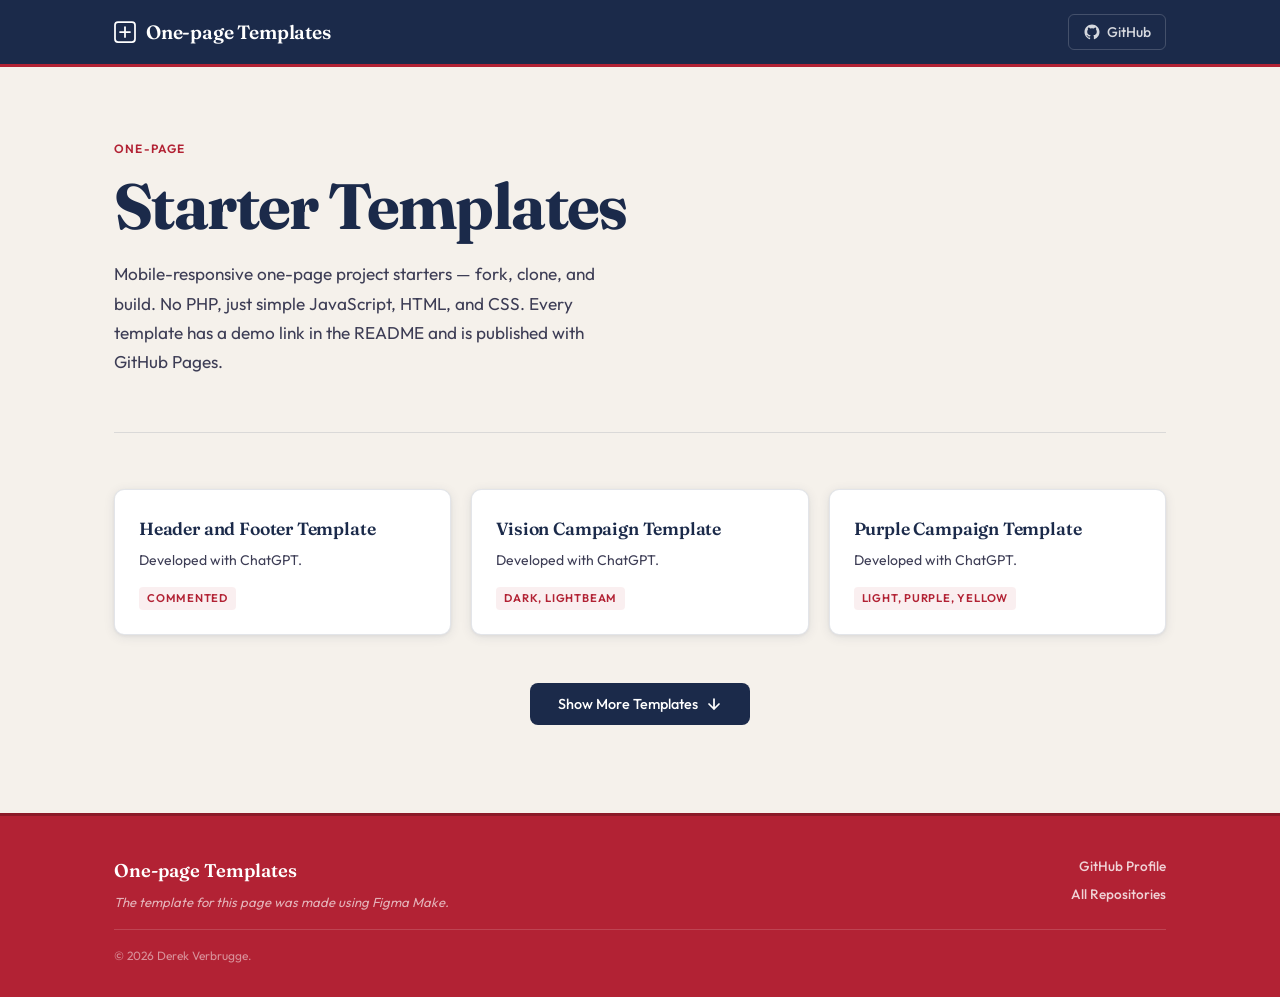
<file: index.html>
<!doctype html>
<html lang="en">
  <head>
    <meta charset="UTF-8" />
    <meta name="viewport" content="width=device-width, initial-scale=1.0" />
    <title>GitHub Templates</title>
    <link rel="preconnect" href="https://fonts.googleapis.com" />
    <link rel="preconnect" href="https://fonts.gstatic.com" crossorigin />
    <link href="https://fonts.googleapis.com/css2?family=Fraunces:ital,opsz,wght@0,9..144,400;0,9..144,600;0,9..144,700;1,9..144,400&family=Outfit:wght@300;400;500;600&display=swap" rel="stylesheet" />
    <link rel="stylesheet" href="styles.css" />
    <script src="main.js" defer></script>
  </head>
  <body>
    <div id="site-header"></div>

    <main class="main-content">
      <section class="hero">
        <p class="hero-eyebrow">One-page</p>
        <h1 class="hero-title">Starter Templates</h1>
        <p class="hero-body">
          Mobile-responsive one-page project starters — fork, clone, and build. No PHP, just simple JavaScript, HTML, and CSS. 
          Every template has a demo link in the README and is published with GitHub Pages.
        </p>
      </section>

      <section class="cards-section">
        <div class="cards-grid" id="cards-grid">

          <!-- Row 1 — always visible -->
          <a class="card" href="https://github.com/derekverbrugge/HeaderAndFooterTemplate" target="_blank" rel="noopener">
            <h2 class="card-title">Header and Footer Template</h2>
            <p class="card-desc">Developed with ChatGPT.</p>
            <span class="card-tag">Commented</span>
          </a>

          <a class="card" href="https://github.com/derekverbrugge/VisionCampaignTemplate" target="_blank" rel="noopener">
            <h2 class="card-title">Vision Campaign Template</h2>
            <p class="card-desc">Developed with ChatGPT.</p>
            <span class="card-tag">Dark, Lightbeam</span>
          </a>

          <a class="card" href="https://github.com/derekverbrugge/PurpleCampaignTemplate" target="_blank" rel="noopener">
            <h2 class="card-title">Purple Campaign Template</h2>
            <p class="card-desc">Developed with ChatGPT.</p>
            <span class="card-tag">Light, Purple, Yellow</span>
          </a>

          <!-- Row 2 — hidden until "More" is clicked -->
          <a class="card card-hidden" href="https://github.com/derekverbrugge/GoldSmithTemplate" target="_blank" rel="noopener">
            <h2 class="card-title">Gold Smith Template</h2>
            <p class="card-desc">Developed with ChatGPT.</p>
            <span class="card-tag">Dark, Green, Orange</span>
          </a>
          
          <a class="card card-hidden" href="https://github.com/derekverbrugge/BlackandYellowTemplate" target="_blank" rel="noopener">
            <h2 class="card-title">Motorist Template</h2>
            <p class="card-desc">Developed with ChatGPT.</p>
            <span class="card-tag">Dark, Yellow</span>
          </a>

          <!--<a class="card card-hidden" href="https://github.com/derekverbrugge/" target="_blank" rel="noopener">
            <h2 class="card-title">Next Card</h2>
            <p class="card-desc"></p>
            <span class="card-tag"></span>
          </a>-->

        </div>

        <div class="more-row">
          <button class="more-btn" id="more-btn" aria-expanded="false">
            <span class="more-btn-label">Show More Templates</span>
            <svg class="more-btn-arrow" width="16" height="16" viewBox="0 0 16 16" fill="none" aria-hidden="true">
              <path d="M8 3v10M3 8l5 5 5-5" stroke="currentColor" stroke-width="1.75" stroke-linecap="round" stroke-linejoin="round"/>
            </svg>
          </button>
        </div>
      </section>
    </main>

    <div id="site-footer"></div>

  </body>
</html>
</file>
<file: styles.css>
/* ─── Reset & base ─────────────────────────────────────────── */
*, *::before, *::after { box-sizing: border-box; margin: 0; padding: 0; }

:root {
  --navy:       #1B2A4A;
  --navy-dark:  #111D35;
  --red:        #B22234;
  --red-dark:   #8B1A28;
  --cream:      #F5F1EB;
  --cream-dark: #EDE8E0;
  --white:      #FFFFFF;
  --ink:        #1A1A2E;
  --ink-mid:    #3D3D55;
  --ink-light:  #6B6B85;
  --border:     rgba(27, 42, 74, 0.12);

  --font-display: 'Fraunces', Georgia, serif;
  --font-body:    'Outfit', system-ui, sans-serif;

  --radius-card: 10px;
  --shadow-card: 0 2px 12px rgba(27,42,74,0.09), 0 1px 3px rgba(27,42,74,0.06);
  --shadow-card-hover: 0 8px 28px rgba(27,42,74,0.15), 0 2px 6px rgba(27,42,74,0.08);
}

html { scroll-behavior: smooth; }

body {
  font-family: var(--font-body);
  background-color: var(--cream);
  color: var(--ink);
  line-height: 1.6;
  min-height: 100vh;
  display: flex;
  flex-direction: column;
  -webkit-font-smoothing: antialiased;
}

/* ─── Header ────────────────────────────────────────────────── */
.site-header {
  background-color: var(--navy);
  color: #fff;
  position: sticky;
  top: 0;
  z-index: 100;
  border-bottom: 3px solid var(--red);
}

.header-inner {
  max-width: 1100px;
  margin: 0 auto;
  padding: 0 24px;
  height: 64px;
  display: flex;
  align-items: center;
  justify-content: space-between;
}

.header-logo {
  display: flex;
  align-items: center;
  gap: 10px;
  color: #fff;
  text-decoration: none;
  font-family: var(--font-display);
  font-size: 1.2rem;
  font-weight: 600;
  letter-spacing: -0.01em;
  transition: opacity 0.15s;
}
.header-logo:hover { opacity: 0.85; }

.header-nav { display: flex; align-items: center; gap: 8px; }

.nav-link {
  display: flex;
  align-items: center;
  gap: 6px;
  color: rgba(255,255,255,0.82);
  text-decoration: none;
  font-size: 0.875rem;
  font-weight: 500;
  padding: 6px 14px;
  border-radius: 6px;
  border: 1px solid rgba(255,255,255,0.18);
  transition: background 0.15s, color 0.15s, border-color 0.15s;
}
.nav-link:hover {
  background: rgba(255,255,255,0.1);
  color: #fff;
  border-color: rgba(255,255,255,0.35);
}

/* ─── Main ──────────────────────────────────────────────────── */
.main-content {
  flex: 1;
  max-width: 1100px;
  margin: 0 auto;
  width: 100%;
  padding: 0 24px 80px;
}

/* ─── Hero ──────────────────────────────────────────────────── */
.hero {
  padding: 72px 0 56px;
  border-bottom: 1px solid var(--border);
  margin-bottom: 56px;
}

.hero-eyebrow {
  font-size: 0.75rem;
  font-weight: 600;
  letter-spacing: 0.1em;
  text-transform: uppercase;
  color: var(--red);
  margin-bottom: 14px;
}

.hero-title {
  font-family: var(--font-display);
  font-size: clamp(2.4rem, 6vw, 4rem);
  font-weight: 700;
  line-height: 1.05;
  color: var(--navy);
  letter-spacing: -0.025em;
  margin-bottom: 20px;
}

.hero-body {
  font-size: 1.075rem;
  color: var(--ink-mid);
  max-width: 520px;
  line-height: 1.7;
}

/* ─── Cards ─────────────────────────────────────────────────── */
.cards-section {}

.cards-grid {
  display: grid;
  grid-template-columns: repeat(3, 1fr);
  gap: 20px;
  margin-bottom: 40px;
}

.card {
  background: var(--white);
  border: 1px solid var(--border);
  border-radius: var(--radius-card);
  padding: 28px 24px 24px;
  text-decoration: none;
  color: inherit;
  display: flex;
  flex-direction: column;
  gap: 10px;
  box-shadow: var(--shadow-card);
  transition: transform 0.2s, box-shadow 0.2s, border-color 0.2s;
  position: relative;
  overflow: hidden;
}

.card::before {
  content: '';
  position: absolute;
  top: 0; left: 0; right: 0;
  height: 3px;
  background: linear-gradient(90deg, var(--navy), var(--red));
  opacity: 0;
  transition: opacity 0.2s;
}

.card:hover {
  transform: translateY(-3px);
  box-shadow: var(--shadow-card-hover);
  border-color: rgba(27,42,74,0.22);
}
.card:hover::before { opacity: 1; }

.card:focus-visible {
  outline: 2px solid var(--navy);
  outline-offset: 2px;
}

.card-icon {
  font-size: 1.6rem;
  line-height: 1;
  margin-bottom: 4px;
}

.card-title {
  font-family: var(--font-display);
  font-size: 1.1rem;
  font-weight: 600;
  color: var(--navy);
  letter-spacing: -0.01em;
  line-height: 1.2;
}

.card-desc {
  font-size: 0.875rem;
  color: var(--ink-mid);
  line-height: 1.65;
  flex: 1;
}

.card-tag {
  font-size: 0.7rem;
  font-weight: 600;
  letter-spacing: 0.07em;
  text-transform: uppercase;
  color: var(--red);
  padding: 3px 8px;
  background: rgba(178,34,52,0.07);
  border-radius: 4px;
  align-self: flex-start;
  margin-top: 4px;
}

/* Hidden second row */
.card-hidden {
  display: none;
}

.card-hidden.visible {
  display: flex;
  animation: fadeSlideIn 0.28s ease both;
}

@keyframes fadeSlideIn {
  from { opacity: 0; transform: translateY(10px); }
  to   { opacity: 1; transform: translateY(0); }
}

/* ─── More button ───────────────────────────────────────────── */
.more-row {
  display: flex;
  justify-content: center;
  padding: 8px 0;
}

.more-btn {
  display: inline-flex;
  align-items: center;
  gap: 8px;
  background: var(--navy);
  color: #fff;
  border: none;
  border-radius: 8px;
  padding: 12px 28px;
  font-family: var(--font-body);
  font-size: 0.9rem;
  font-weight: 500;
  cursor: pointer;
  transition: background 0.15s, transform 0.15s;
}
.more-btn:hover { background: var(--navy-dark); transform: translateY(-1px); }
.more-btn:active { transform: translateY(0); }
.more-btn:focus-visible { outline: 2px solid var(--navy); outline-offset: 3px; }

.more-btn-arrow {
  transition: transform 0.25s;
}
.more-btn[aria-expanded="true"] .more-btn-arrow {
  transform: rotate(180deg);
}

/* ─── Footer ────────────────────────────────────────────────── */
.site-footer {
  background-color: var(--red);
  color: rgba(255,255,255,0.92);
  border-top: 3px solid var(--red-dark);
}

.footer-inner {
  max-width: 1100px;
  margin: 0 auto;
  padding: 40px 24px 32px;
  display: grid;
  grid-template-columns: 1fr auto;
  grid-template-rows: auto auto;
  gap: 16px 40px;
  align-items: start;
}

.footer-brand { grid-column: 1; }

.footer-logo-text {
  display: block;
  font-family: var(--font-display);
  font-size: 1.15rem;
  font-weight: 600;
  color: #fff;
  margin-bottom: 6px;
}

.footer-tagline {
  font-size: 0.82rem;
  color: rgba(255,255,255,0.65);
  font-style: italic;
}

.footer-links {
  grid-column: 2;
  display: flex;
  flex-direction: column;
  gap: 6px;
  text-align: right;
}

.footer-link {
  color: rgba(255,255,255,0.8);
  text-decoration: none;
  font-size: 0.85rem;
  font-weight: 500;
  transition: color 0.15s;
}
.footer-link:hover { color: #fff; text-decoration: underline; }

.footer-copy {
  grid-column: 1 / -1;
  font-size: 0.75rem;
  color: rgba(255,255,255,0.5);
  padding-top: 16px;
  border-top: 1px solid rgba(255,255,255,0.15);
}

/* ─── Responsive ────────────────────────────────────────────── */
@media (max-width: 800px) {
  .cards-grid {
    grid-template-columns: repeat(2, 1fr);
  }
}

@media (max-width: 560px) {
  .header-inner { padding: 0 16px; }
  .main-content { padding: 0 16px 60px; }

  .hero { padding: 48px 0 40px; margin-bottom: 40px; }

  .cards-grid {
    grid-template-columns: 1fr;
    gap: 14px;
  }

  .footer-inner {
    grid-template-columns: 1fr;
    padding: 32px 16px 24px;
  }
  .footer-links { text-align: left; flex-direction: row; flex-wrap: wrap; gap: 12px; }
}

/* ─── Scrollbar polish ──────────────────────────────────────── */
::-webkit-scrollbar { width: 6px; height: 6px; }
::-webkit-scrollbar-track { background: transparent; }
::-webkit-scrollbar-thumb { background: rgba(27,42,74,0.25); border-radius: 3px; }
::-webkit-scrollbar-thumb:hover { background: rgba(27,42,74,0.4); }
</file>
